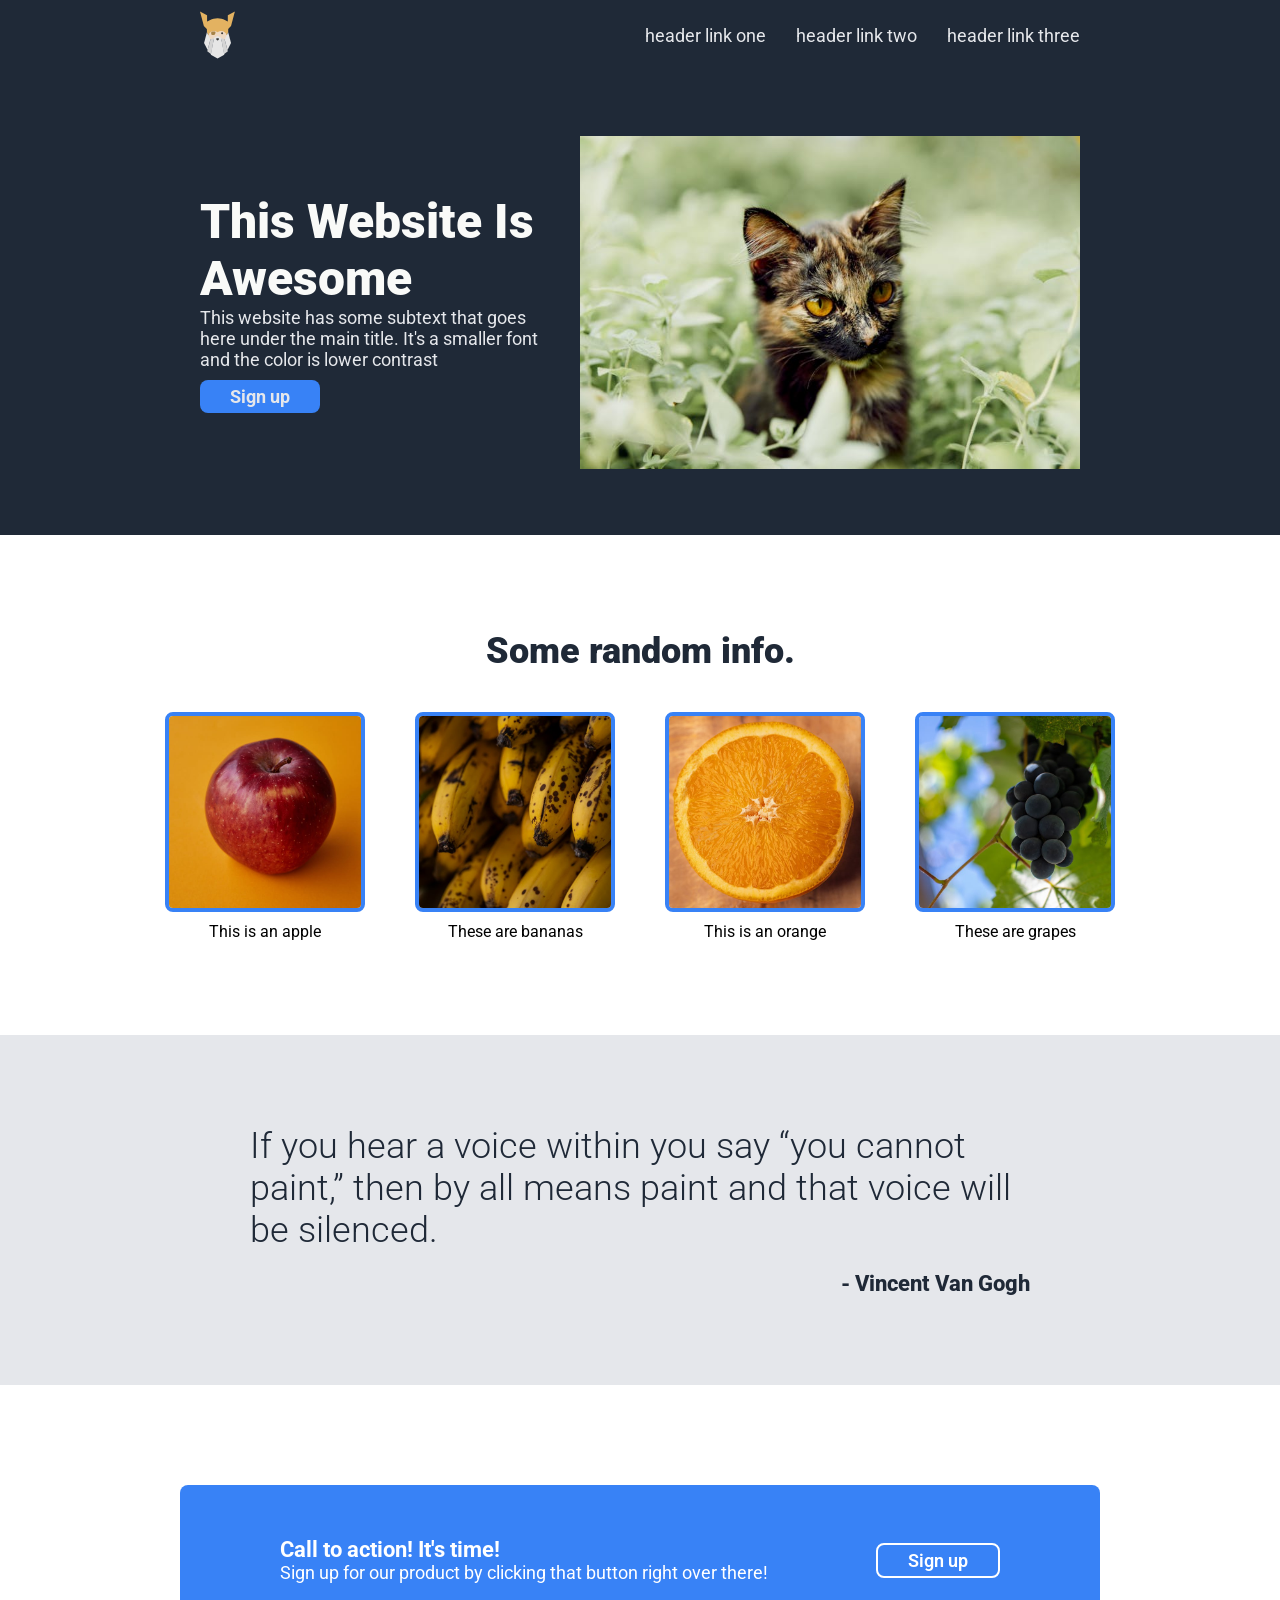
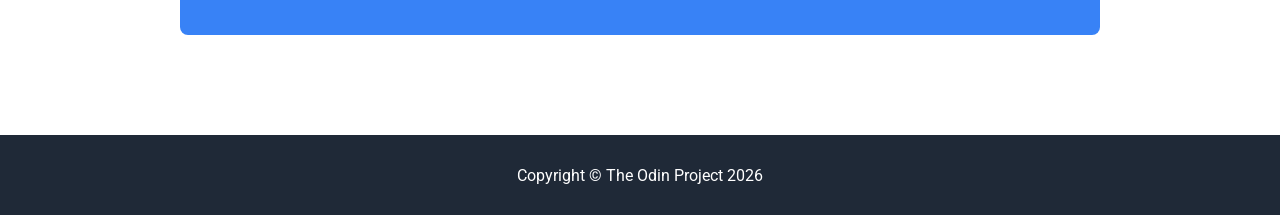
<file: index.html>
<!DOCTYPE html>
<html lang="en">
    <head>
        <meta charset="utf-8">
        <title>Odin Landing</title>
        <link rel="stylesheet" href="styles.css">
    </head>
    <body>
        <div class="header">
            <img class="icon" src="./img/top-icon.svg" alt="The Odin Project icon">

            <ul class="links">
                <li><a href="#">header link one</a></li>
                <li><a href="#">header link two</a></li>
                <li><a href="#">header link three</a></li>
            </ul>
        </div>

        <div class="hero">
            <div class="content">
                <h1>This Website Is Awesome</h1>
                <p>This website has some subtext that goes here under the main title. It's a smaller font and the color is lower contrast</p>
                <button>Sign up</button>
            </div>
            <img src="./img/cat.jpg" alt="A black and orange cat around plants">
        </div>

        <div class="information">
            <h2>Some random info.</h2>
            <div class="items">
                <div class="item">
                    <img src="./img/apple.jpg" alt="Tasty red apple served on orange table">
                    <p>This is an apple</p>
                </div>
                <div class="item">
                    <img src="./img/bananas.jpg" alt="Close-up Photo of Ripe Banana">
                    <p>These are bananas</p>
                </div>
                <div class="item">
                    <img src="./img/orange.jpg" alt="Close-up of a Fresh Orange Half on Wooden Surface">
                    <p>This is an orange</p>
                </div>
                <div class="item">
                    <img src="./img/grapes.jpg" alt="Close-up Photo of Grapes">
                    <p>These are grapes</p>
                </div>
            </div>
        </div>

        <div class="quote">
            <p class="content"> If you hear a voice within you say “you cannot paint,” then by all means paint and that voice will be silenced.</p>
            <p class="author">- Vincent Van Gogh</p>
        </div>

        <div class="appeal">
            <div class="container">
                <div class="content">
                    <h3>Call to action! It's time!</h3>
                    <p>Sign up for our product by clicking that button right over there!</p>
                </div>
                <button>Sign up</button>
            </div>
        </div>
        <footer>
            <p>Copyright © The Odin Project 2026</p>
        </footer>
    </body>
</html>
</file>
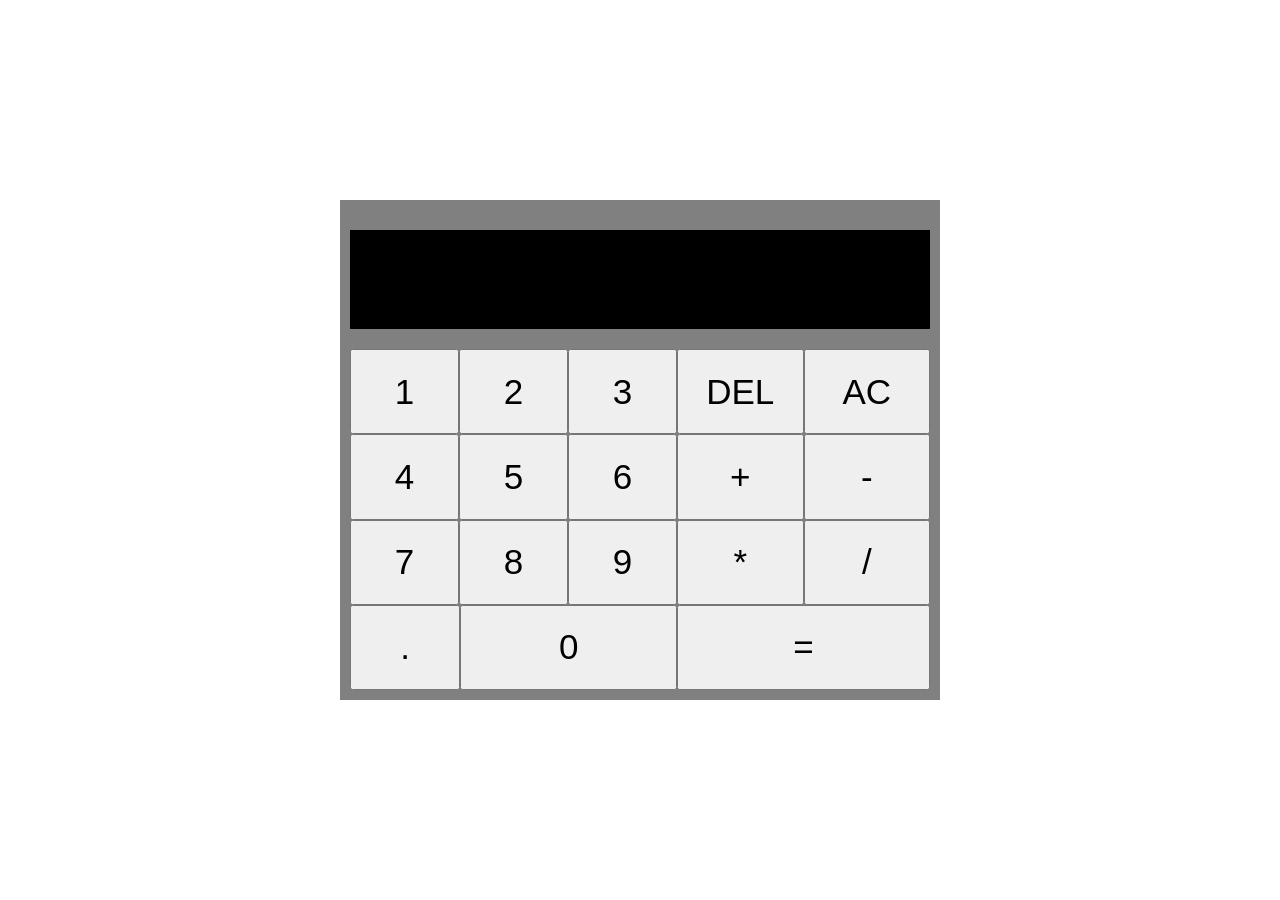
<file: calculator/index.html>
<!DOCTYPE html>
<html lang="en">
<head>
    <meta charset="UTF-8">
    <title>Odin Calculator!</title>
    <link rel="stylesheet" href="style.css">
</head>
<body>
    <div class="container">
        <div class="error-msg"></div>
        <p class="display"></p>
        <div class="calc-buttons">
            <div class="numbers">
                <div class="row">
                    <button>1</button>
                    <button>2</button>
                    <button>3</button>
                </div>
                <div class="row">
                    <button>4</button>
                    <button>5</button>
                    <button>6</button>
                </div>
                <div class="row">
                    <button>7</button>
                    <button>8</button>
                    <button>9</button>
                </div>
                <div class="row">
                    <button class="dot">.</button>
                    <button class="zero">0</button>
                </div>
            </div>
            <div class="operators">
                <div class="row">
                    <button>DEL</button>
                    <button>AC</button>
                </div>
                <div class="row">
                    <button class="sum-btn">+</button>
                    <button class="substract-btn">-</button>
                </div>
                <div class="row">
                    <button class="multiply-btn">*</button>
                    <button class="divide-btn">/</button>
                </div>
                <div class="row">
                    <button class="solve-btn">=</button>
                </div>
                </div>
            </div>
        </div>
    </div>
    <script src="scripts.js"></script>
</body>
</html>
</file>
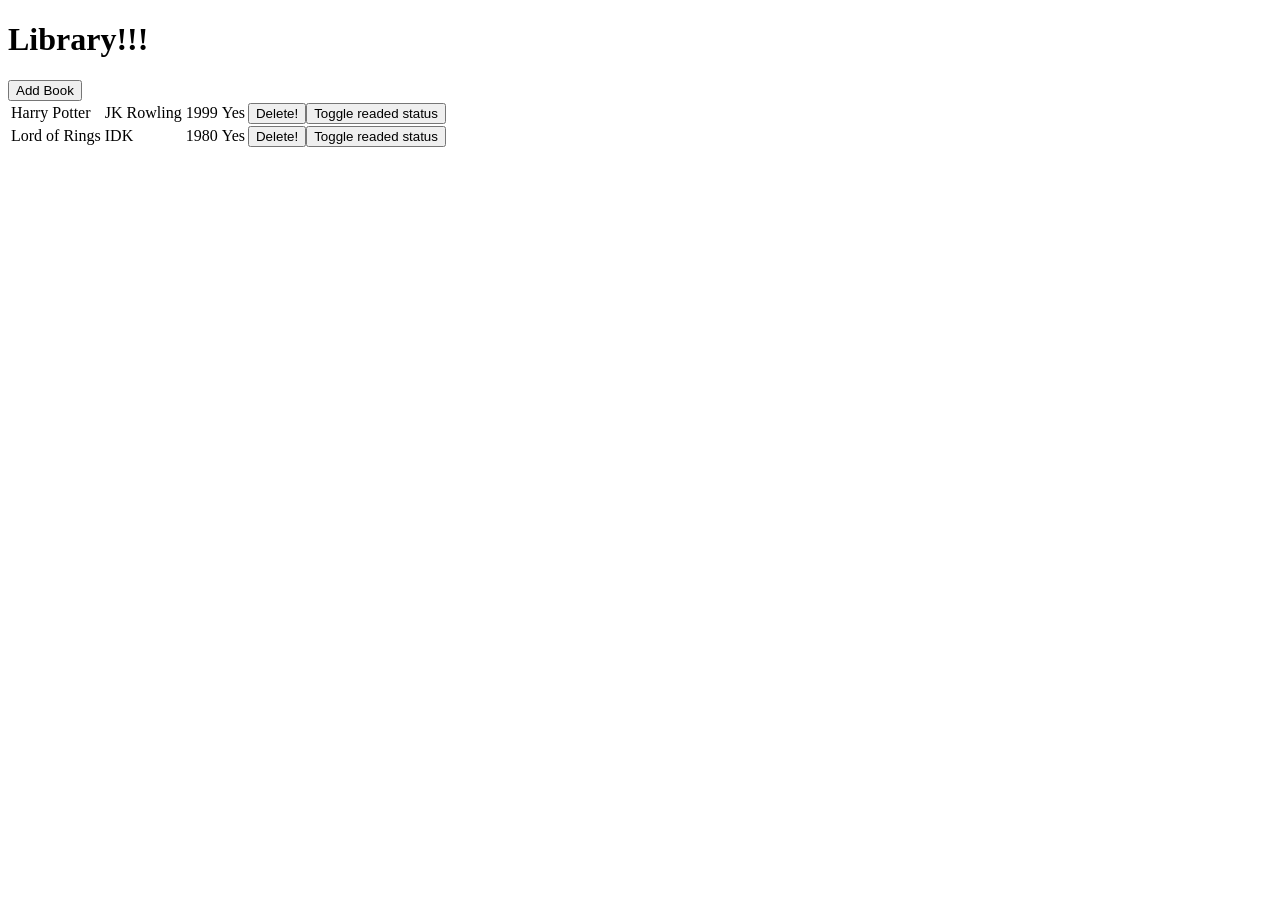
<file: library/index.html>
<!DOCTYPE html>
<html lang="en">
<head>
    <meta charset="UTF-8">
    <meta name="viewport" content="width=device-width, initial-scale=1.0">
    <title>Library project</title>
    <link rel="stylesheet" href="styles.css">
</head>
<body>
    <h1>Library!!!</h1>

    <button class="addBookToggle">Add Book</button>

    <form class="addBookForm hidden">
        <label for="nameField">Book name</label>
        <input type="text" id="nameField">

        <label for="authorField">Book author</label>
        <input type="text" id="authorField">

        <label for="yearField">Book year</label>
        <input type="text" id="yearField">

        <label for="readedStatus">Readed Status</label>
        <input type="checkbox" id="readedStatusField">

        <button class="submitAddBook">Submit</button>
    </form>

    <table class="books">
        <tr>
            <th>Name</th>
            <th>Author</th>
            <th>Year</th>
        </tr>
    </table>

    <script src="index.js"></script>
</body>
</html>
</file>
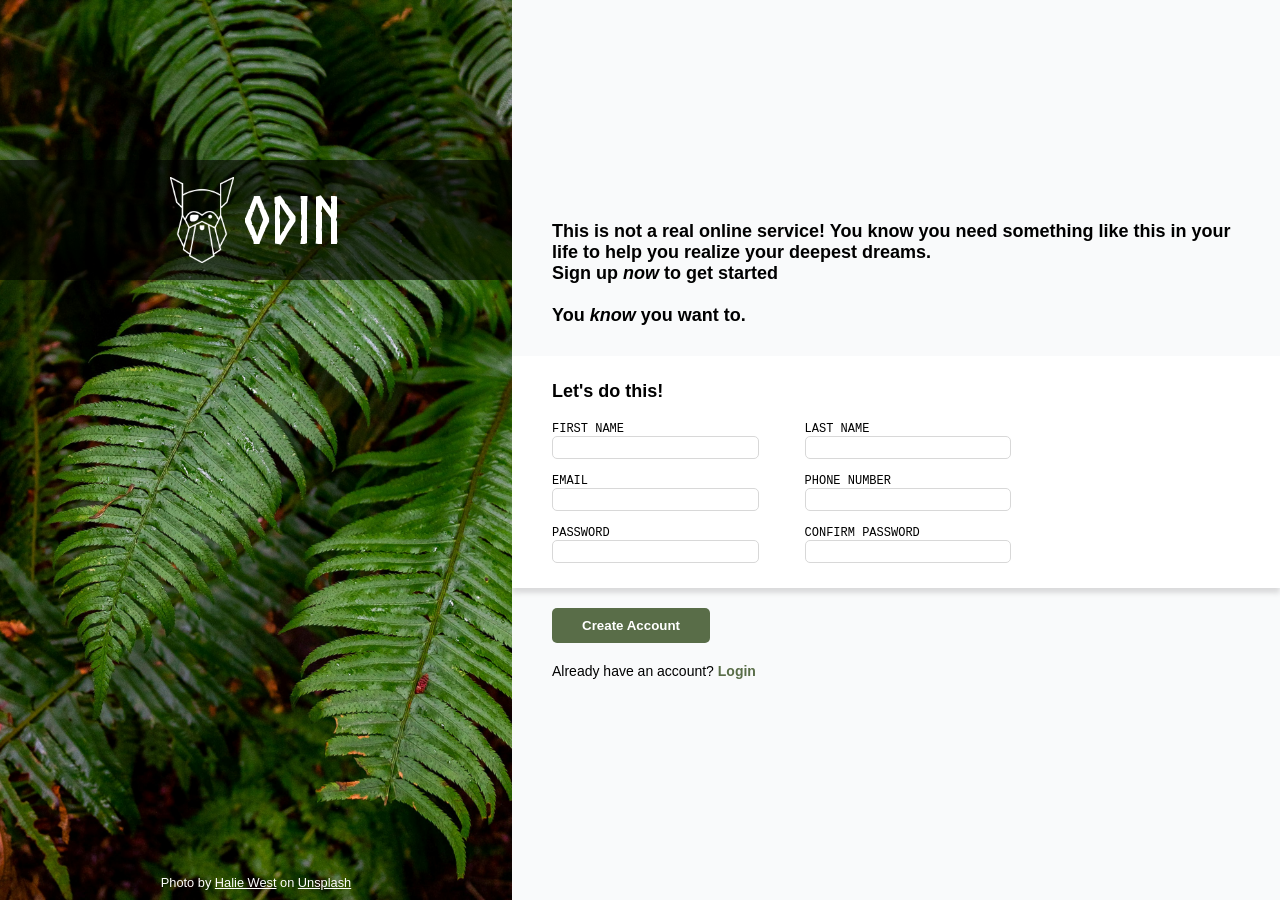
<file: sign-up-form/index.html>
<!DOCTYPE html>
<html lang="en">

<head>
  <meta charset="UTF-8">
  <meta name="viewport" content="width=device-width, initial-scale=1.0">
  <title>Sign-up Form</title>
  <link rel="stylesheet" href="styles.css">
</head>

<body>
  <div class="wallpaper">
    <div class="brand-info">
      <img class="logo" src="img/odin.png" alt="Odin logo">
      <h1 class="name">ODIN</h1>
    </div>
    <p class="attribution">Photo by <a href="https://unsplash.com/@haliewestphoto">Halie West</a> on <a
        href="https://unsplash.com">Unsplash</a></p>
  </div>
  <div class="main">

    <div class="content">
      <p class="initial-msg">
        <strong>
          This is not a real online service! You know you need something
          like this in your life to help you realize your deepest dreams. <br>
          Sign up <em>now</em> to get started
        </strong> <br> <br>
        <b>
          You <em>know</em> you want to.
        </b>
      </p>
      <form class="main-form">
        <section class="main-section">
          <h2 class="form-title">Let's do this!</h2>
          <div class="form-controls">
            <p>
              <label for="first-name">FIRST NAME</label>
              <input type="text" name="first-name" id="first-name" required>
            </p>
            <p>
              <label for="last-name">LAST NAME</label>
              <input type="text" name="last-name" id="last-name" required>
            </p>
            <p>
              <label for="email">EMAIL</label>
              <input type="email" name="email" id="email" required>
            </p>
            <p>
              <label for="phone-number">PHONE NUMBER</label>
              <input type="tel" name="phone-number" id="phone-number" required>
            </p>
            <p>
              <label for="password">PASSWORD</label>
              <input type="password" name="password" id="password" required>
            </p>
            <p>
              <label for="confirm-password">CONFIRM PASSWORD</label>
              <input type="password" name="confirm-password" id="confirm-password" required>
            </p>
          </div>
        </section>
        <button type="submit">Create Account</button>
      </form>
      <p class="alternative-auth">Already have an account? <a href="">Login</a></p>
    </div>
  </div>
</body>

</html>
</file>
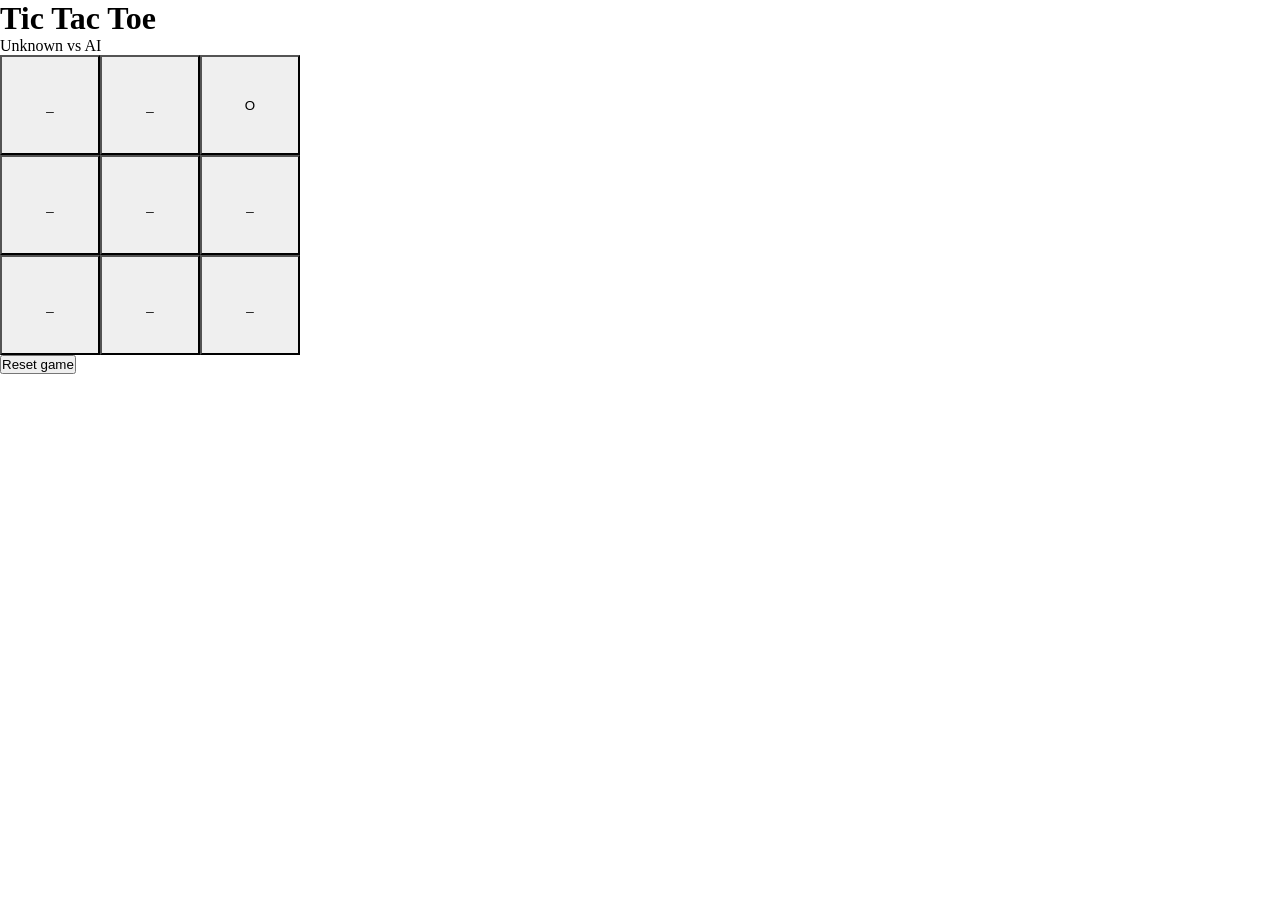
<file: tic-tac-toc/index.html>
<!DOCTYPE html>
<html lang="en">

<head>
    <meta charset="UTF-8">
    <meta name="viewport" content="width=device-width, initial-scale=1.0">
    <title>Tic Tac Toe!!!</title>
    <link rel="stylesheet" href="styles.css">
</head>

<body>
    <div class="game">
        <h1 class="title">Tic Tac Toe</h1>
        <p class="info">
            
        </p>

        <div class="buttons">
            <div class="rows">
                <button onclick="" class="tile"></button>
                <button class="tile"></button>
                <button class="tile"></button>
            </div>
            <div class="rows">
                <button class="tile"></button>
                <button class="tile"></button>
                <button class="tile"></button>
            </div>
            <div class="rows">
                <button class="tile"></button>
                <button class="tile"></button>
                <button class="tile"></button>
            </div>
        </div>
        <button class="reset-btn" onclick="game.handleResetButton()">Reset game</button>
    </div>

    <script src="script.js"></script>
</body>

</html>
</file>
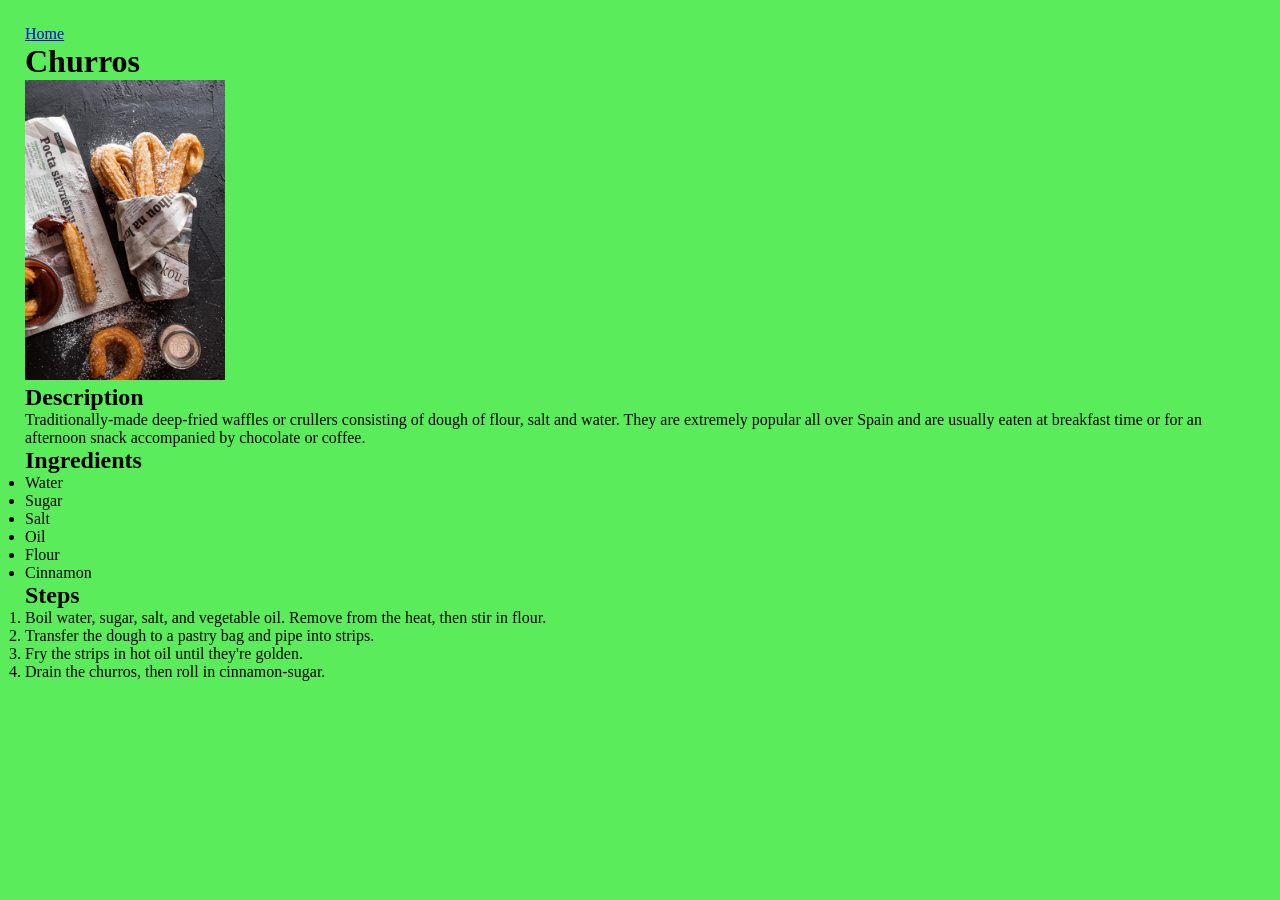
<file: odin-recipes/recipes/churros.html>
<!DOCTYPE html>
<html lang="en">
    <head>
        <meta charset="utf-8">
        <title>Churros</title>
        <link rel="stylesheet" href="./styles/recipe.css">
    </head>
    <body>
        <a href="../index.html">Home</a>
        <h1>Churros</h1>
        <img src="../img/churros.jpg" alt="some churros with chocolate" width="500">
        <h2>Description</h2>
        <p>Traditionally-made deep-fried waffles or crullers consisting of dough of flour, salt and water. They are extremely popular all over Spain and are usually eaten at breakfast time or for an afternoon snack accompanied by chocolate or coffee.</p>
        <h2>Ingredients</h2>
        <ul>
            <li>Water</li>
            <li>Sugar</li>
            <li>Salt</li>
            <li>Oil</li>
            <li>Flour</li>
            <li>Cinnamon</li>
        </ul>
        <h2>Steps</h2>
        <ol>
            <li>Boil water, sugar, salt, and vegetable oil. Remove from the heat, then stir in flour.</li>
            <li>Transfer the dough to a pastry bag and pipe into strips.</li>
            <li>Fry the strips in hot oil until they're golden.</li>
            <li>Drain the churros, then roll in cinnamon-sugar.</li>
        </ol>
    </body>
</html>
</file>
<file: styles.css>
@import url('https://fonts.googleapis.com/css2?family=Roboto:ital,wght@0,100..900;1,100..900&display=swap');

body {
    box-sizing: border-box;
    font-family: Roboto, sans-serif
}

*, *::after, *::before {
    box-sizing: inherit;
}

* {
    padding: 0;
    margin: 0;
    font-family: Roboto, sans-serif;
}

.header {
    display: flex;
    background-color: #1f2937;
    justify-content: space-between;
    height: 70px;
    align-items: center;
    padding: 20px 200px;
}

.header .icon {
    width: 35px;
}

.header .links {
    display: flex;
    font-size: 18px;
    gap: 30px;
}

.links a {
    color: #e5e7eb;
}

ul {
    list-style-type: none;
}

a {
    text-decoration-line: none;
}

.hero {
    background-color: #1f2937;
    display: flex;
    justify-content: space-between;
    align-items: center;
    gap: 30px;

    padding: 20px 200px;
    height: 465px;
}

.hero h1 {
    font-size: 48px;
    color: #f9faf8;
    font-weight: 900;
}

.hero p {
    font-size: 18px;
    color: #e5e7eb;
}

.hero img {
    width: 500px;
}

.hero button {
    padding: 6px 30px;
    margin-top: 10px;
    background-color: #3882f6;
    border: 0px;
    color: #e5e7eb;
    font-size: 18px;
    border-radius: 8px;
    font-weight: 700;
}

.information {
    display: flex;
    flex-direction: column;
    justify-content: center;
    gap: 40px;
    align-items: center;
    height: 500px;
}

.information h2 {
    font-size: 36px;
    font-weight: 900;
    color: #1f2937;
}

.information .items {
    display: flex;
    gap: 50px;
}

.information img {
    width: 200px;
    height: 200px;
    border: 4px solid #3882f6;
    border-radius: 8px;
    object-fit: cover;
    object-position: 15%;
}

.item {
    display: flex;
    flex-direction: column;
    align-items: center;
    gap: 10px;
}

.quote {
    color: #1f2937;
    background-color: #e5e7eb;
    height: 350px;
    padding: 30px 250px;

    display: flex;
    flex-direction: column;
    justify-content: center;
    gap: 20px;
}

.quote .content {
    font-size: 36px;
    
    font-weight: 300;
}

.quote .author {
    align-self: flex-end;
    font-weight: 800;
    font-size: 22px;
}

.appeal {
    height: 350px;
    display: flex;
    justify-content: center;
    align-items: center;
    padding: 20px 180px;
}

.container {
    background-color: #3882f6;
    height: 150px;
    width: 100%;
    border-radius: 8px;
    padding: 30px 100px;
    display: flex;
    justify-content: space-between;
    align-items: center;
    color: #fff;
}

.container h3 {
    font-size: 22px;
}

.container p {
    font-size: 18px;
}

.container button {
    padding: 5px 30px;
    font-size: 18px;
    font-weight: 600;
    background-color: transparent;
    color: #fff;
    border: 2px solid #fff;
    border-radius: 8px;
}

footer {
    background-color: #1f2937;
    height: 80px;
    color: #fff;
    display: flex;
    justify-content: center;
    align-items: center;
}
</file>
<file: calculator/style.css>
body {
    box-sizing: border-box;
    display: flex;
    justify-content: center;
    align-items: center;
    height: 100vh;
    width: 100vw;
}

*, *::after, *::before {
    box-sizing: inherit;
    margin: 0;
    padding: 0;
}

.container {
    background-color: #808080;
    width: 600px;
    height: 500px;
    padding: 10px;
    display: flex;
    flex-direction: column;
    gap: 20px;
}

.display {
    flex: 3 1;
    background-color: #000000;
    color: #ffffff;
    font-size: 100%;
    text-align: right;
    font-size: 80px;
    overflow: scroll;
}

.calc-buttons {
    flex: 5 1 auto;
    display: flex;
}

.numbers {
    flex-grow: 2;
    display: flex;
    flex-direction: column;
    justify-content: space-between;
}

.numbers > .row {
    display: flex;
    flex-grow: 1;
    
}

.row > .dot {
    flex-grow: 1;
}

.row > .zero {
    flex-grow: 2;
}

.operators {
    flex-grow: 1;
    display: flex;
    flex-direction: column;
    justify-content: space-between;
}

.operators > .row {
    display: flex;
    flex: 1 ;
}

.row > button {
    font-size: 35px;
    flex: 1;
}

.error-msg {
    size: 30px;
    color: #ff0000;
}
</file>
<file: library/styles.css>
.hidden {
    display: none;
}
</file>
<file: sign-up-form/styles.css>
@font-face {
    font-family: 'Norse Bold';
    src: url('fonts/Norse-Bold.woff2') format('woff2'),
        url('fonts/Norse-Bold.woff') format('woff');
    font-weight: bold;
    font-style: normal;
    font-display: swap;
}

body {
    box-sizing: border-box;
    display: flex;
    font-family: Arial, Georgia, 'Times New Roman', Times, serif;
}

*,
*::before,
*::after {
    margin: 0;
    padding: 0;
    box-sizing: inherit;
}

.wallpaper {
    flex: 2;
    background-color: red;
    width: 100%;
    height: 100vh;

    background-image: url(img/plant.jpg);
    background-size: cover;
    background-position: center;
    position: relative;
}

.brand-info {
    font-size: 2rem;
    font-family: 'Norse Bold', sans-serif;
    color: #fff;

    display: flex;
    align-items: center;
    justify-content: center;
    gap: 10px;

    height: 120px;

    margin-top: 160px;
    margin-bottom: auto;

    background-color: #00000098;
}

.brand-info>.logo {
    width: 2em;
    align-self: center;
}

.wallpaper .attribution {
    font-family: Verdana, Geneva, Tahoma, sans-serif;
    font-size: 0.8rem;
    word-break: keep-all;

    position: absolute;
    bottom: 10px;

    width: 100%;
    text-align: center;

    color: #fff;
}

.wallpaper .attribution a {
    color: inherit;
}

.wallpaper .attribution a:hover {
    background-color: #000;
    color: #fff;
    padding: 5px 10px;
    text-decoration: none;
    border-radius: 15px;
}

.main {
    flex: 3;
    background-color: #f9fafb;
}

.main .content {
    width: 100%;
    height: 100%;
    display: flex;
    justify-content: center;
    flex-direction: column;
}

.content>* {
    margin: 20px 40px;
}

h2 {
    font-size: 18px;
    font-family: Arial, Helvetica, sans-serif;
}

.main .main-form {
    margin: 0;
}

.main .main-form>* {
    margin: auto 40px;
}

.main-form button[type="submit"] {
    background-color: #596d48;
    color: #fff;
    border: none;
    border-radius: 5px;
    font-weight: bold;
    margin-top: 20px;
    padding: 10px 30px;
}

.main-form .main-section {
    background-color: #ffffff;
    width: 100%;
    margin: 0;
    padding: 25px 40px;
    padding-right: 35%;
    box-shadow: 0 5px 5px #dadadb;
    margin: 0 auto;
}

.main-section h2 {
    margin-bottom: 20px;
}

.main-section .form-controls {
    display: flex;
    flex-wrap: wrap;
    justify-content: space-between;
    gap: 15px;
}

.main-section .form-controls p {
    width: 45%;
    font-size: 12px;
    font-family: 'Courier New', Courier, monospace;
}


.main-section .form-controls input[type="tel"],
.main-section .form-controls input[type="text"],
.main-section .form-controls input[type="password"],
.main-section .form-controls input[type="email"] {
    padding: 3px;
    border: 1px solid #d8d8d8 ;
    border-radius: 5px;
}


.main-section .form-controls p>* {
    width: 100%;
}


.alternative-auth {
    font-size: 14px;
}

.alternative-auth>a {
    text-decoration: none;
    color: #596d48;
    font-weight: bold;
}

.content .initial-msg {
    font-family: Arial, Georgia, 'Times New Roman', Times, serif;
    font-size: 18px;
    margin-bottom: 30px;
}
</file>
<file: tic-tac-toc/styles.css>
*, *::after, *::before {
    margin: 0;
    padding: 0;
}

.buttons {

    width: 300px;
    height: 300px;
    background-color: red;
    flex-direction: column;

    display: flex;
}

.rows {
    display: flex;
    justify-content: center;
    flex: 1;
}

.tile {
    border-radius: 0;
    flex: 1;
}
</file>
<file: odin-recipes/recipes/styles/recipe.css>
body {
    background-color: #5aec5a;
    box-sizing: border-box;
    padding: 25px;
}

*, *::after, *::before {
    box-sizing: inherit;
    margin: 0;
    padding: 0;
}

img {
    width: 200px;
}
</file>
